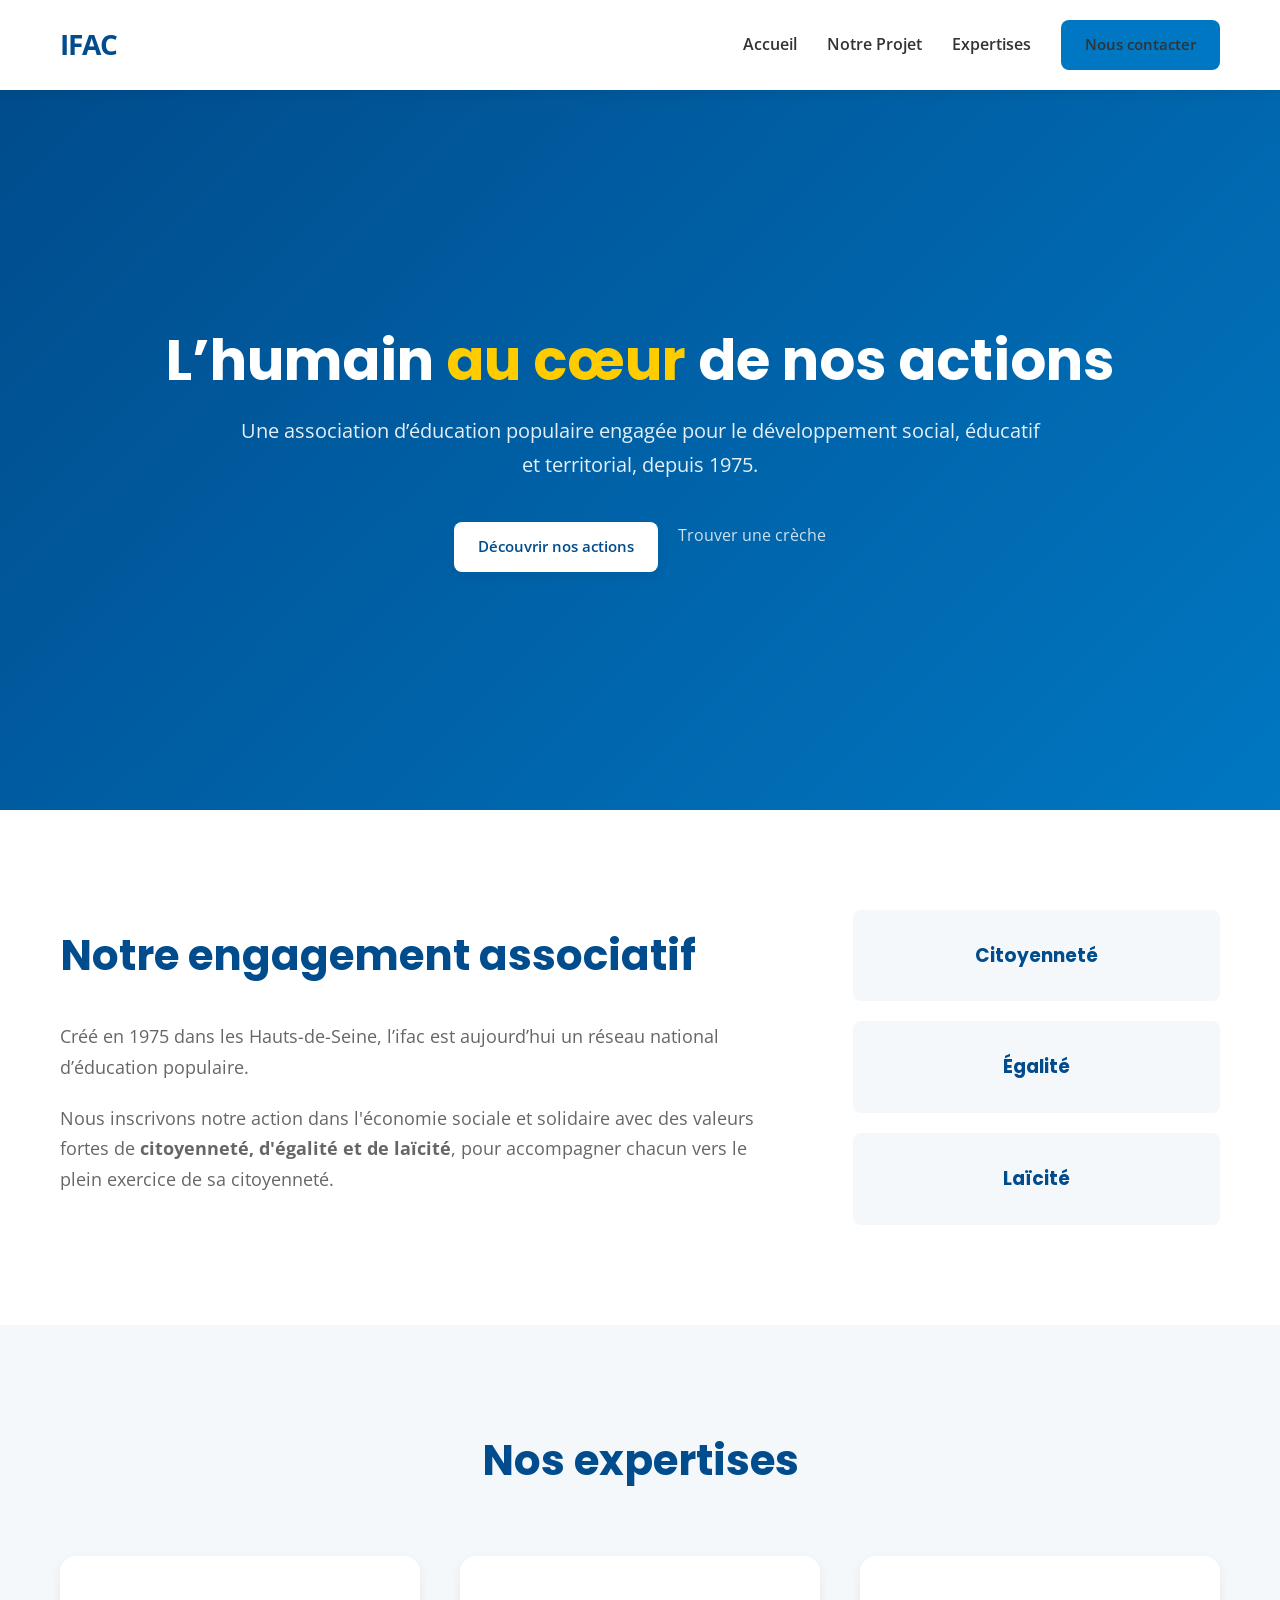
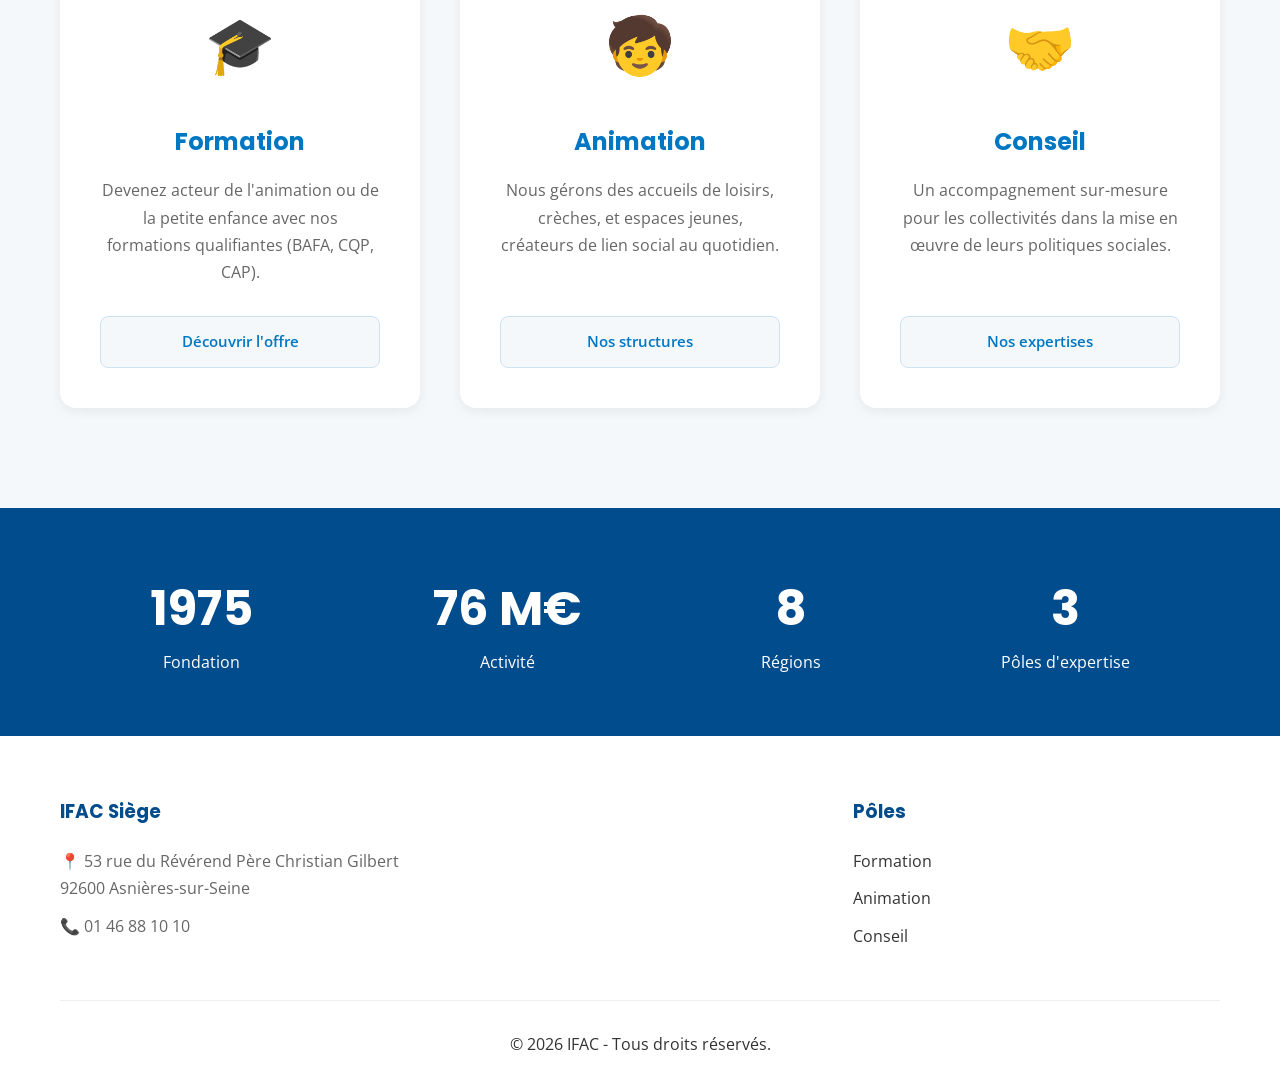
<file: index.html>
<!DOCTYPE html>
<html lang="fr">
<head>
    <meta charset="UTF-8">
    <meta name="viewport" content="width=device-width, initial-scale=1.0">
    <title>IFAC - Institut de formation, d'animation et de conseil</title>
    <link rel="stylesheet" href="assets/css/style.css">
    <link href="https://fonts.googleapis.com/css2?family=Poppins:wght@400;600;700&family=Open+Sans:wght@400;600&display=swap" rel="stylesheet">
</head>
<body>

    <header class="main-header">
        <div class="container">
            <div class="logo">
                <a href="#accueil">IFAC</a>
            </div>
            <nav class="main-nav">
                <ul>
                    <li><a href="#accueil">Accueil</a></li>
                    <li><a href="#histoire">Notre Projet</a></li>
                    <li><a href="#poles">Expertises</a></li>
                    <li><a href="#contact" class="btn-contact">Nous contacter</a></li>
                </ul>
            </nav>
        </div>
    </header>

    <section id="accueil" class="hero-section">
        <div class="container hero-content">
            <h1>L’humain <span class="highlight">au cœur</span> de nos actions</h1>
            <p>Une association d’éducation populaire engagée pour le développement social, éducatif et territorial, depuis 1975.</p>
            <div class="hero-btns">
                <a href="#poles" class="btn-primary">Découvrir nos actions</a>
                <a href="animation/index.html" class="btn-secondary-light">Trouver une crèche</a>
            </div>
        </div>
    </section>

    <section id="histoire" class="histoire-section">
        <div class="container">
            <div class="histoire-wrapper">
                <div class="histoire-content">
                    <h2>Notre engagement associatif</h2>
                    <p>Créé en 1975 dans les Hauts-de-Seine, l’ifac est aujourd’hui un réseau national d’éducation populaire.</p>
                    <p>Nous inscrivons notre action dans l'économie sociale et solidaire avec des valeurs fortes de <strong>citoyenneté, d'égalité et de laïcité</strong>, pour accompagner chacun vers le plein exercice de sa citoyenneté.</p>
                </div>
                <div class="histoire-valeurs">
                    <div class="valeur-card"><h3>Citoyenneté</h3></div>
                    <div class="valeur-card"><h3>Égalité</h3></div>
                    <div class="valeur-card"><h3>Laïcité</h3></div>
                </div>
            </div>
        </div>
    </section>

    <section id="poles" class="poles-section">
        <div class="container">
            <h2 class="section-title">Nos expertises</h2>
            <div class="poles-wrapper">
                
                <div class="pole-card">
                    <div class="pole-icon">🎓</div>
                    <h3>Formation</h3>
                    <p>Devenez acteur de l'animation ou de la petite enfance avec nos formations qualifiantes (BAFA, CQP, CAP).</p>
                    <a href="formation/index.html" class="btn-pole">Découvrir l'offre</a>
                </div>

                <div class="pole-card">
                    <div class="pole-icon">🧒</div>
                    <h3>Animation</h3>
                    <p>Nous gérons des accueils de loisirs, crèches, et espaces jeunes, créateurs de lien social au quotidien.</p>
                    <a href="animation/index.html" class="btn-pole">Nos structures</a>
                </div>

                <div class="pole-card">
                    <div class="pole-icon">🤝</div>
                    <h3>Conseil</h3>
                    <p>Un accompagnement sur-mesure pour les collectivités dans la mise en œuvre de leurs politiques sociales.</p>
                    <a href="conseil/index.html" class="btn-pole">Nos expertises</a>
                </div>

            </div>
        </div>
    </section>

    <section class="chiffres-section">
        <div class="container chiffres-wrapper">
            <div class="chiffre-box"><h3>1975</h3><p>Fondation</p></div>
            <div class="chiffre-box"><h3>76 M€</h3><p>Activité</p></div>
            <div class="chiffre-box"><h3>8</h3><p>Régions</p></div>
            <div class="chiffre-box"><h3>3</h3><p>Pôles d'expertise</p></div>
        </div>
    </section>

    <footer id="contact" class="main-footer">
        <div class="container">
            <div class="footer-grid">
                <div class="footer-about">
                    <h3>IFAC Siège</h3>
                    <p>📍 53 rue du Révérend Père Christian Gilbert<br>92600 Asnières-sur-Seine</p>
                    <p>📞 01 46 88 10 10</p>
                </div>
                <div class="footer-links">
                    <h3>Pôles</h3>
                    <ul>
                        <li><a href="formation/index.html">Formation</a></li>
                        <li><a href="animation/index.html">Animation</a></li>
                        <li><a href="conseil/index.html">Conseil</a></li>
                    </ul>
                </div>
            </div>
            <div class="footer-bottom">
                <p>&copy; 2026 IFAC - Tous droits réservés.</p>
            </div>
        </div>
    </footer>

</body>
</html>
</file>
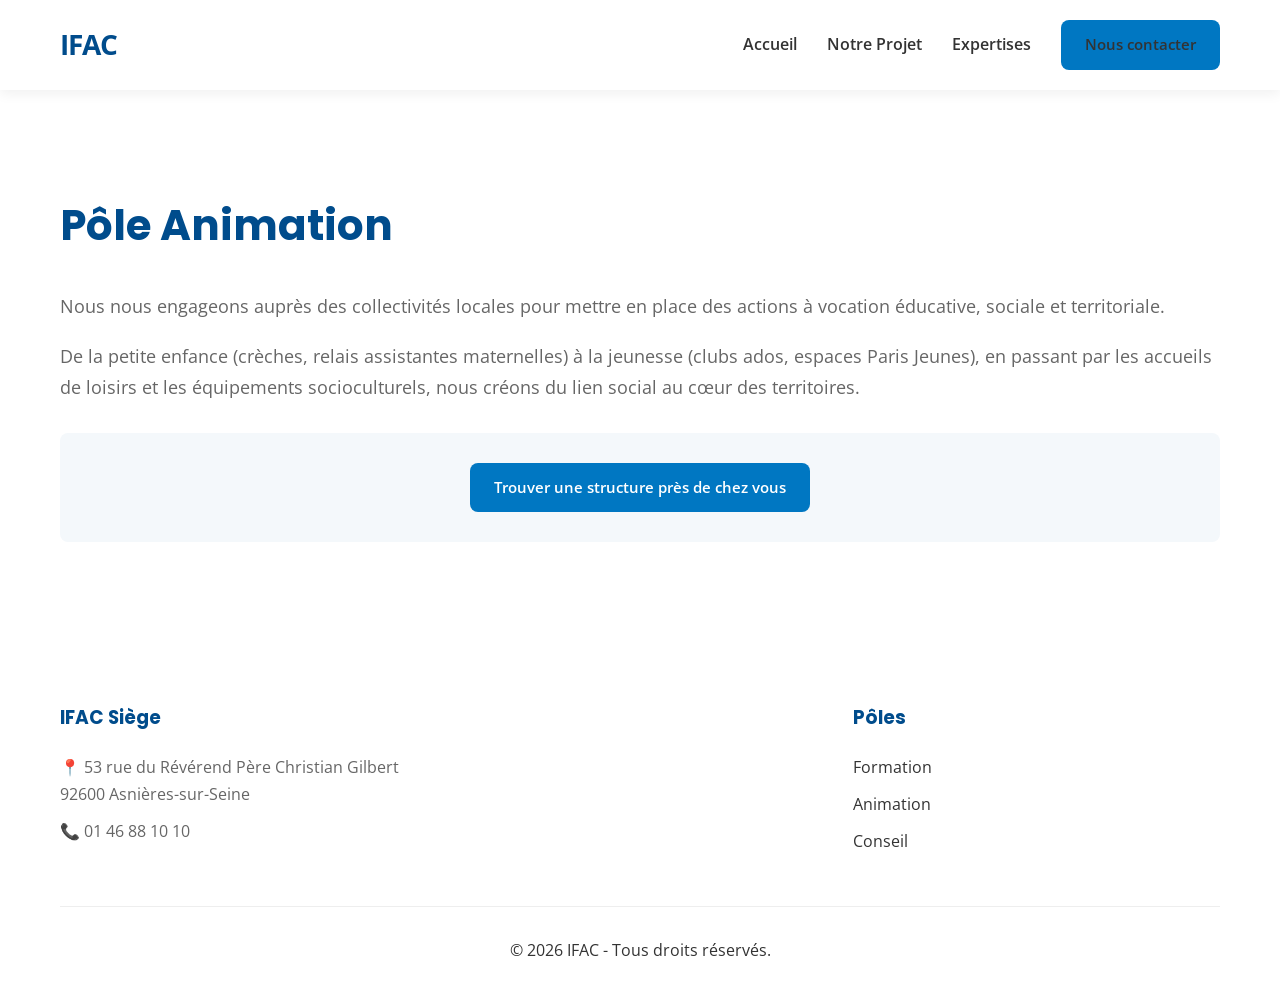
<file: animation/index.html>
<!DOCTYPE html>
<html lang="fr">
<head>
    <meta charset="UTF-8">
    <meta name="viewport" content="width=device-width, initial-scale=1.0">
    <title>IFAC - Pôle Animation</title>
    <link rel="stylesheet" href="../assets/css/style.css">
    <link href="https://fonts.googleapis.com/css2?family=Poppins:wght@400;600;700&family=Open+Sans:wght@400;600&display=swap" rel="stylesheet">
</head>
<body>

    <header class="main-header">
        <div class="container">
            <div class="logo">
                <a href="../index.html">IFAC</a>
            </div>
            <nav class="main-nav">
                <ul>
                    <li><a href="../index.html#accueil">Accueil</a></li>
                    <li><a href="../index.html#histoire">Notre Projet</a></li>
                    <li><a href="../index.html#poles">Expertises</a></li>
                    <li><a href="../index.html#contact" class="btn-contact">Nous contacter</a></li>
                </ul>
            </nav>
        </div>
    </header>

    <section class="histoire-section">
        <div class="container">
            <div class="histoire-content">
                <h2>Pôle Animation</h2>
                <p>Nous nous engageons auprès des collectivités locales pour mettre en place des actions à vocation éducative, sociale et territoriale.</p>
                <p>De la petite enfance (crèches, relais assistantes maternelles) à la jeunesse (clubs ados, espaces Paris Jeunes), en passant par les accueils de loisirs et les équipements socioculturels, nous créons du lien social au cœur des territoires.</p>
                <div class="valeur-card" style="margin-top: 30px;">
                    <a href="../index.html#contact" class="btn-contact">Trouver une structure près de chez vous</a>
                </div>
            </div>
        </div>
    </section>

    <footer id="contact" class="main-footer">
        <div class="container">
            <div class="footer-grid">
                <div class="footer-about">
                    <h3>IFAC Siège</h3>
                    <p>📍 53 rue du Révérend Père Christian Gilbert<br>92600 Asnières-sur-Seine</p>
                    <p>📞 01 46 88 10 10</p>
                </div>
                <div class="footer-links">
                    <h3>Pôles</h3>
                    <ul>
                        <li><a href="../formation/index.html">Formation</a></li>
                        <li><a href="../animation/index.html">Animation</a></li>
                        <li><a href="../conseil/index.html">Conseil</a></li>
                    </ul>
                </div>
            </div>
            <div class="footer-bottom">
                <p>&copy; 2026 IFAC - Tous droits réservés.</p>
            </div>
        </div>
    </footer>

</body>
</html>
</file>
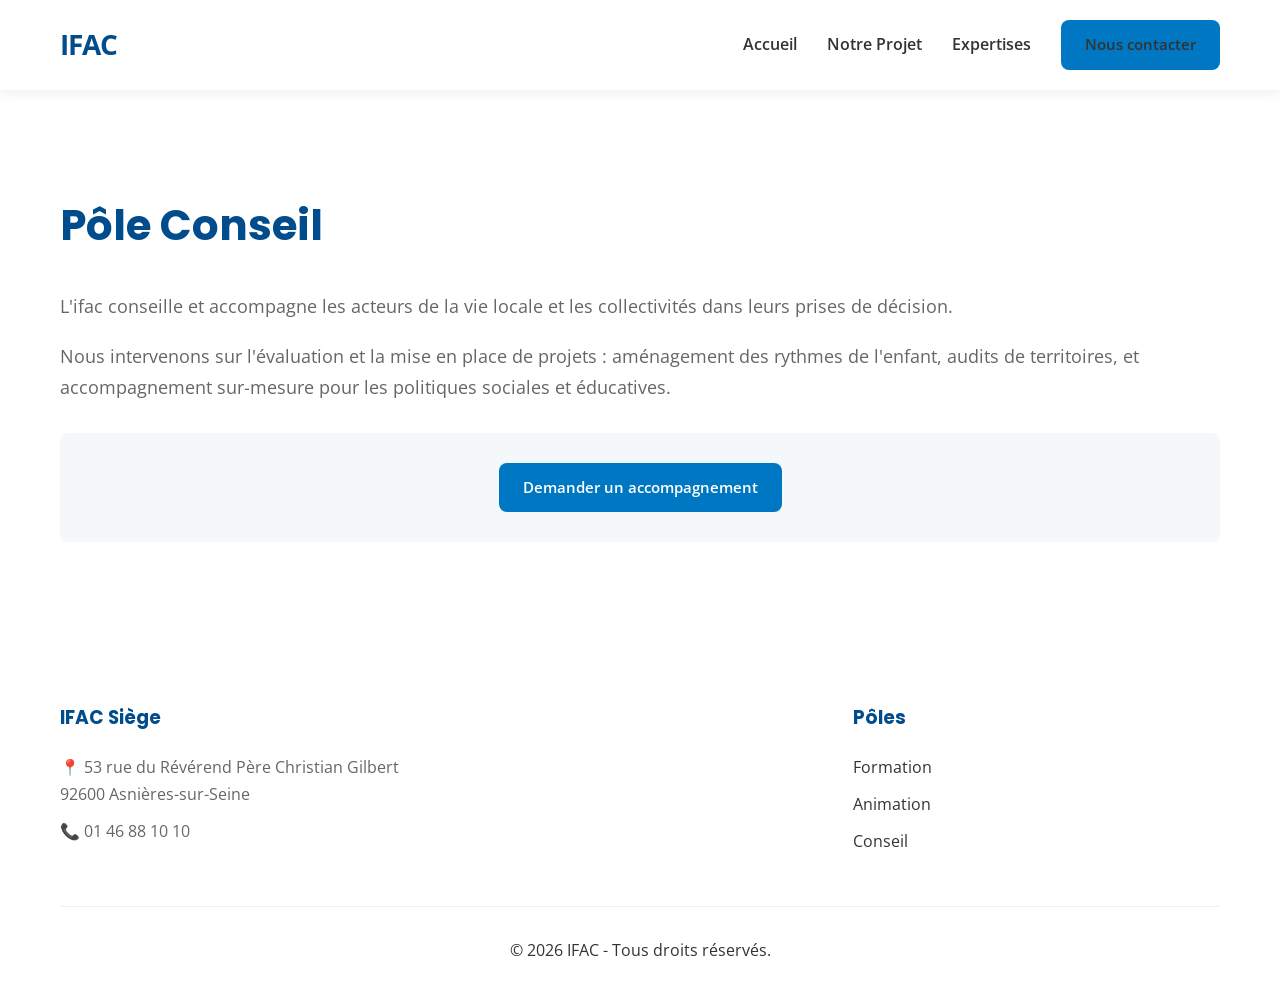
<file: conseil/index.html>
<!DOCTYPE html>
<html lang="fr">
<head>
    <meta charset="UTF-8">
    <meta name="viewport" content="width=device-width, initial-scale=1.0">
    <title>IFAC - Pôle Conseil</title>
    <link rel="stylesheet" href="../assets/css/style.css">
    <link href="https://fonts.googleapis.com/css2?family=Poppins:wght@400;600;700&family=Open+Sans:wght@400;600&display=swap" rel="stylesheet">
</head>
<body>

    <header class="main-header">
        <div class="container">
            <div class="logo">
                <a href="../index.html">IFAC</a>
            </div>
            <nav class="main-nav">
                <ul>
                    <li><a href="../index.html#accueil">Accueil</a></li>
                    <li><a href="../index.html#histoire">Notre Projet</a></li>
                    <li><a href="../index.html#poles">Expertises</a></li>
                    <li><a href="../index.html#contact" class="btn-contact">Nous contacter</a></li>
                </ul>
            </nav>
        </div>
    </header>

    <section class="histoire-section">
        <div class="container">
            <div class="histoire-content">
                <h2>Pôle Conseil</h2>
                <p>L'ifac conseille et accompagne les acteurs de la vie locale et les collectivités dans leurs prises de décision.</p>
                <p>Nous intervenons sur l'évaluation et la mise en place de projets : aménagement des rythmes de l'enfant, audits de territoires, et accompagnement sur-mesure pour les politiques sociales et éducatives.</p>
                <div class="valeur-card" style="margin-top: 30px;">
                    <a href="../index.html#contact" class="btn-contact">Demander un accompagnement</a>
                </div>
            </div>
        </div>
    </section>

    <footer id="contact" class="main-footer">
        <div class="container">
            <div class="footer-grid">
                <div class="footer-about">
                    <h3>IFAC Siège</h3>
                    <p>📍 53 rue du Révérend Père Christian Gilbert<br>92600 Asnières-sur-Seine</p>
                    <p>📞 01 46 88 10 10</p>
                </div>
                <div class="footer-links">
                    <h3>Pôles</h3>
                    <ul>
                        <li><a href="../formation/index.html">Formation</a></li>
                        <li><a href="../animation/index.html">Animation</a></li>
                        <li><a href="../conseil/index.html">Conseil</a></li>
                    </ul>
                </div>
            </div>
            <div class="footer-bottom">
                <p>&copy; 2026 IFAC - Tous droits réservés.</p>
            </div>
        </div>
    </footer>

</body>
</html>
</file>
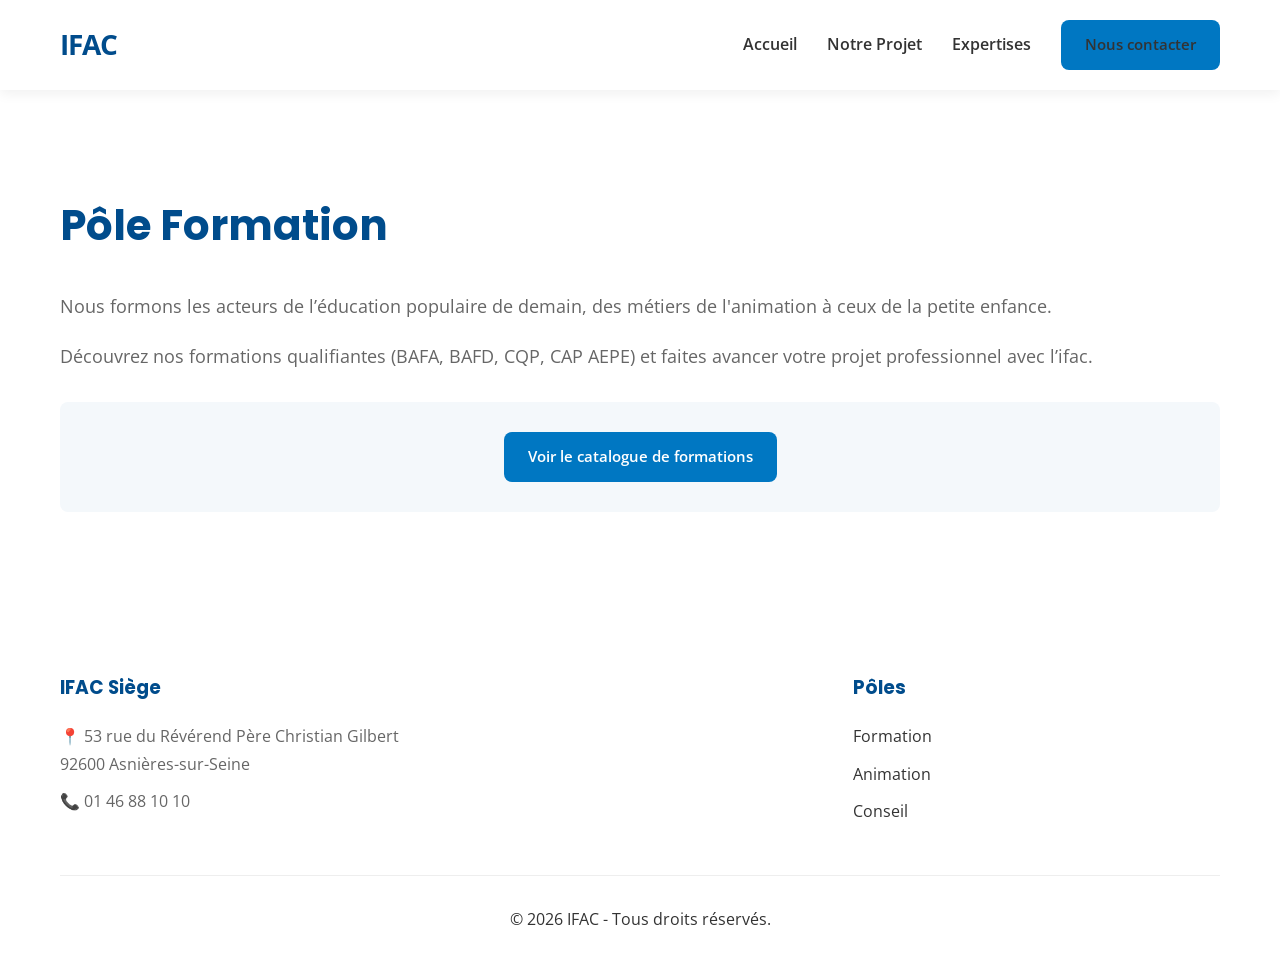
<file: formation/index.html>
<!DOCTYPE html>
<html lang="fr">
<head>
    <meta charset="UTF-8">
    <meta name="viewport" content="width=device-width, initial-scale=1.0">
    <title>IFAC - Pôle Formation</title>
    <link rel="stylesheet" href="../assets/css/style.css">
    <link href="https://fonts.googleapis.com/css2?family=Poppins:wght@400;600;700&family=Open+Sans:wght@400;600&display=swap" rel="stylesheet">
</head>
<body>

    <header class="main-header">
        <div class="container">
            <div class="logo">
                <a href="../index.html">IFAC</a>
            </div>
            <nav class="main-nav">
                <ul>
                    <li><a href="../index.html#accueil">Accueil</a></li>
                    <li><a href="../index.html#histoire">Notre Projet</a></li>
                    <li><a href="../index.html#poles">Expertises</a></li>
                    <li><a href="../index.html#contact" class="btn-contact">Nous contacter</a></li>
                </ul>
            </nav>
        </div>
    </header>

    <section class="histoire-section">
        <div class="container">
            <div class="histoire-content">
                <h2>Pôle Formation</h2>
                <p>Nous formons les acteurs de l’éducation populaire de demain, des métiers de l'animation à ceux de la petite enfance.</p>
                <p>Découvrez nos formations qualifiantes (BAFA, BAFD, CQP, CAP AEPE) et faites avancer votre projet professionnel avec l’ifac.</p>
                <div class="valeur-card" style="margin-top: 30px;">
                    <a href="#" class="btn-contact">Voir le catalogue de formations</a>
                </div>
            </div>
        </div>
    </section>

    <footer id="contact" class="main-footer">
        <div class="container">
            <div class="footer-grid">
                <div class="footer-about">
                    <h3>IFAC Siège</h3>
                    <p>📍 53 rue du Révérend Père Christian Gilbert<br>92600 Asnières-sur-Seine</p>
                    <p>📞 01 46 88 10 10</p>
                </div>
                <div class="footer-links">
                    <h3>Pôles</h3>
                    <ul>
                        <li><a href="../formation/index.html">Formation</a></li>
                        <li><a href="../animation/index.html">Animation</a></li>
                        <li><a href="../conseil/index.html">Conseil</a></li>
                    </ul>
                </div>
            </div>
            <div class="footer-bottom">
                <p>&copy; 2026 IFAC - Tous droits réservés.</p>
            </div>
        </div>
    </footer>

</body>
</html>
</file>
<file: assets/css/style.css>
/* --- VARIABLES ET RESET --- */
:root {
    --primary: #0077c2;   /* Un bleu IFAC plus vif et moderne */
    --dark: #004c8c;      /* Bleu sombre pour les textes et contrastes */
    --accent: #ffcc00;    /* Une touche d'or pour le surlignage */
    --light: #f4f8fb;     /* Fond très légèrement bleuté */
    --white: #ffffff;
    --text: #333333;
    --text-muted: #666666;
    
    --shadow-soft: 0 4px 12px rgba(0,0,0,0.06);
    --shadow-medium: 0 8px 30px rgba(0,0,0,0.1);
    --radius-md: 8px;
    --radius-lg: 16px;
    
    --font-title: 'Poppins', sans-serif;
    --font-body: 'Open Sans', sans-serif;
    
    --transition: all 0.3s ease;
}

* {
    margin: 0; padding: 0; box-sizing: border-box;
}

body {
    background-color: var(--white);
    color: var(--text);
    font-family: var(--font-body);
    line-height: 1.7;
    scroll-behavior: smooth;
}

h1, h2, h3 {
    font-family: var(--font-title);
    font-weight: 700;
    color: var(--dark);
}

a {
    text-decoration: none;
    transition: var(--transition);
}

.container {
    max-width: 1200px;
    margin: 0 auto;
    padding: 0 20px;
}

/* --- BOUTONS --- */
.btn-pole, .btn-primary, .btn-contact {
    display: inline-block;
    padding: 12px 24px;
    border-radius: var(--radius-md);
    font-weight: 600;
    font-size: 15px;
    text-align: center;
}

.btn-primary {
    background-color: var(--white);
    color: var(--dark);
    box-shadow: var(--shadow-soft);
}

.btn-primary:hover {
    transform: translateY(-2px);
    box-shadow: var(--shadow-medium);
}

.btn-contact {
    background-color: var(--primary);
    color: var(--white);
}

.btn-contact:hover {
    background-color: var(--dark);
}

.btn-pole {
    background-color: var(--light);
    color: var(--primary);
    border: 1px solid #d0e1f0;
    margin-top: auto;
}

.btn-pole:hover {
    background-color: var(--primary);
    color: var(--white);
}

.btn-secondary-light {
    color: var(--white);
    opacity: 0.8;
}

.btn-secondary-light:hover {
    opacity: 1;
}

/* --- HEADER --- */
.main-header {
    background-color: var(--white);
    padding: 20px 0;
    position: sticky;
    top: 0;
    z-index: 1000;
    box-shadow: var(--shadow-soft);
}

.main-header .container {
    display: flex;
    justify-content: space-between;
    align-items: center;
}

.logo a {
    font-size: 28px;
    font-weight: 700;
    color: var(--dark);
    letter-spacing: -1px;
}

.main-nav ul {
    list-style: none;
    display: flex;
    gap: 30px;
    align-items: center;
}

.main-nav a {
    color: var(--text);
    font-weight: 600;
}

.main-nav a:not(.btn-contact):hover {
    color: var(--primary);
}

/* --- HERO --- */
.hero-section {
    background: linear-gradient(135deg, var(--dark), var(--primary));
    color: var(--white);
    height: 80vh;
    display: flex;
    align-items: center;
    text-align: center;
}

.hero-content h1 {
    color: var(--white);
    font-size: 56px;
    line-height: 1.2;
    margin-bottom: 20px;
}

.hero-content .highlight {
    color: var(--accent);
}

.hero-content p {
    font-size: 20px;
    margin-bottom: 40px;
    opacity: 0.9;
    max-width: 800px;
    margin-left: auto; margin-right: auto;
}

.hero-btns {
    display: flex;
    gap: 20px;
    justify-content: center;
}

/* --- HISTOIRE --- */
.histoire-section {
    padding: 100px 0;
}

.histoire-wrapper {
    display: grid;
    grid-template-columns: 2fr 1fr;
    gap: 60px;
    align-items: center;
}

.histoire-content h2 {
    font-size: 42px;
    margin-bottom: 30px;
}

.histoire-content p {
    font-size: 18px;
    margin-bottom: 20px;
    color: var(--text-muted);
}

.histoire-valeurs {
    display: grid;
    gap: 20px;
}

.valeur-card {
    background-color: var(--light);
    padding: 30px;
    border-radius: var(--radius-md);
    text-align: center;
}

/* --- POLES --- */
.poles-section {
    padding: 100px 0;
    background-color: var(--light);
}

.section-title {
    font-size: 42px;
    text-align: center;
    margin-bottom: 60px;
}

.poles-wrapper {
    display: grid;
    grid-template-columns: repeat(3, 1fr);
    gap: 40px;
}

.pole-card {
    background-color: var(--white);
    padding: 40px;
    border-radius: var(--radius-lg);
    box-shadow: var(--shadow-soft);
    display: flex;
    flex-direction: column;
    text-align: center;
    transition: var(--transition);
}

.pole-card:hover {
    transform: translateY(-5px);
    box-shadow: var(--shadow-medium);
}

.pole-icon {
    font-size: 56px;
    margin-bottom: 30px;
}

.pole-card h3 {
    color: var(--primary);
    font-size: 24px;
    margin-bottom: 15px;
}

.pole-card p {
    color: var(--text-muted);
    font-size: 16px;
    margin-bottom: 30px;
}

/* --- CHIFFRES --- */
.chiffres-section {
    background-color: var(--dark);
    padding: 60px 0;
}

.chiffres-wrapper {
    display: flex;
    justify-content: space-around;
    color: var(--white);
}

.chiffre-box {
    text-align: center;
}

.chiffre-box h3 {
    color: var(--white);
    font-size: 48px;
    font-weight: 700;
}

/* --- FOOTER --- */
.main-footer {
    background-color: var(--white);
    padding: 60px 0 30px;
}

.footer-grid {
    display: grid;
    grid-template-columns: 2fr 1fr;
    gap: 60px;
    padding-bottom: 40px;
    border-bottom: 1px solid #eee;
}

.footer-about h3, .footer-links h3 {
    margin-bottom: 20px;
}

.footer-about p {
    color: var(--text-muted);
    margin-bottom: 10px;
}

.footer-links ul {
    list-style: none;
}

.footer-links li {
    margin-bottom: 10px;
}

.footer-links a {
    color: var(--text);
}

.footer-bottom {
    padding-top: 30px;
    text-align: center;
}
</file>
